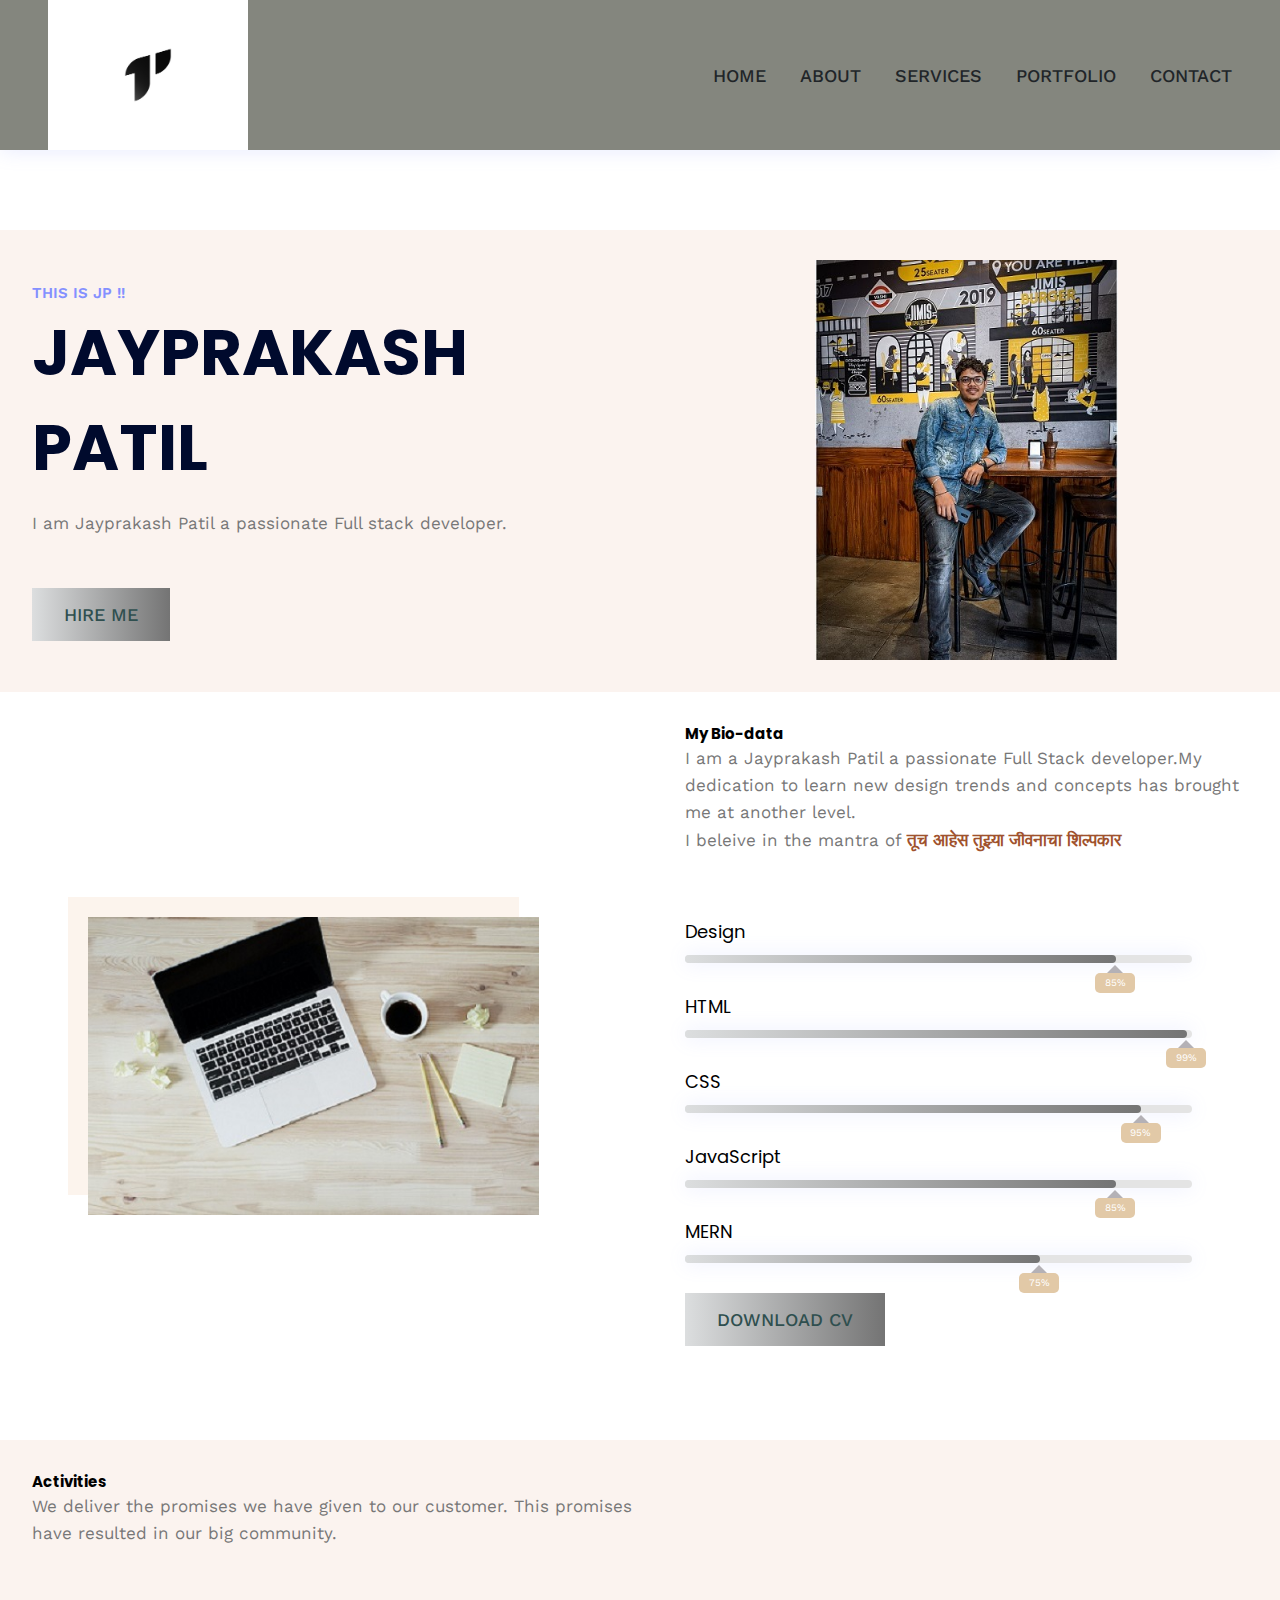
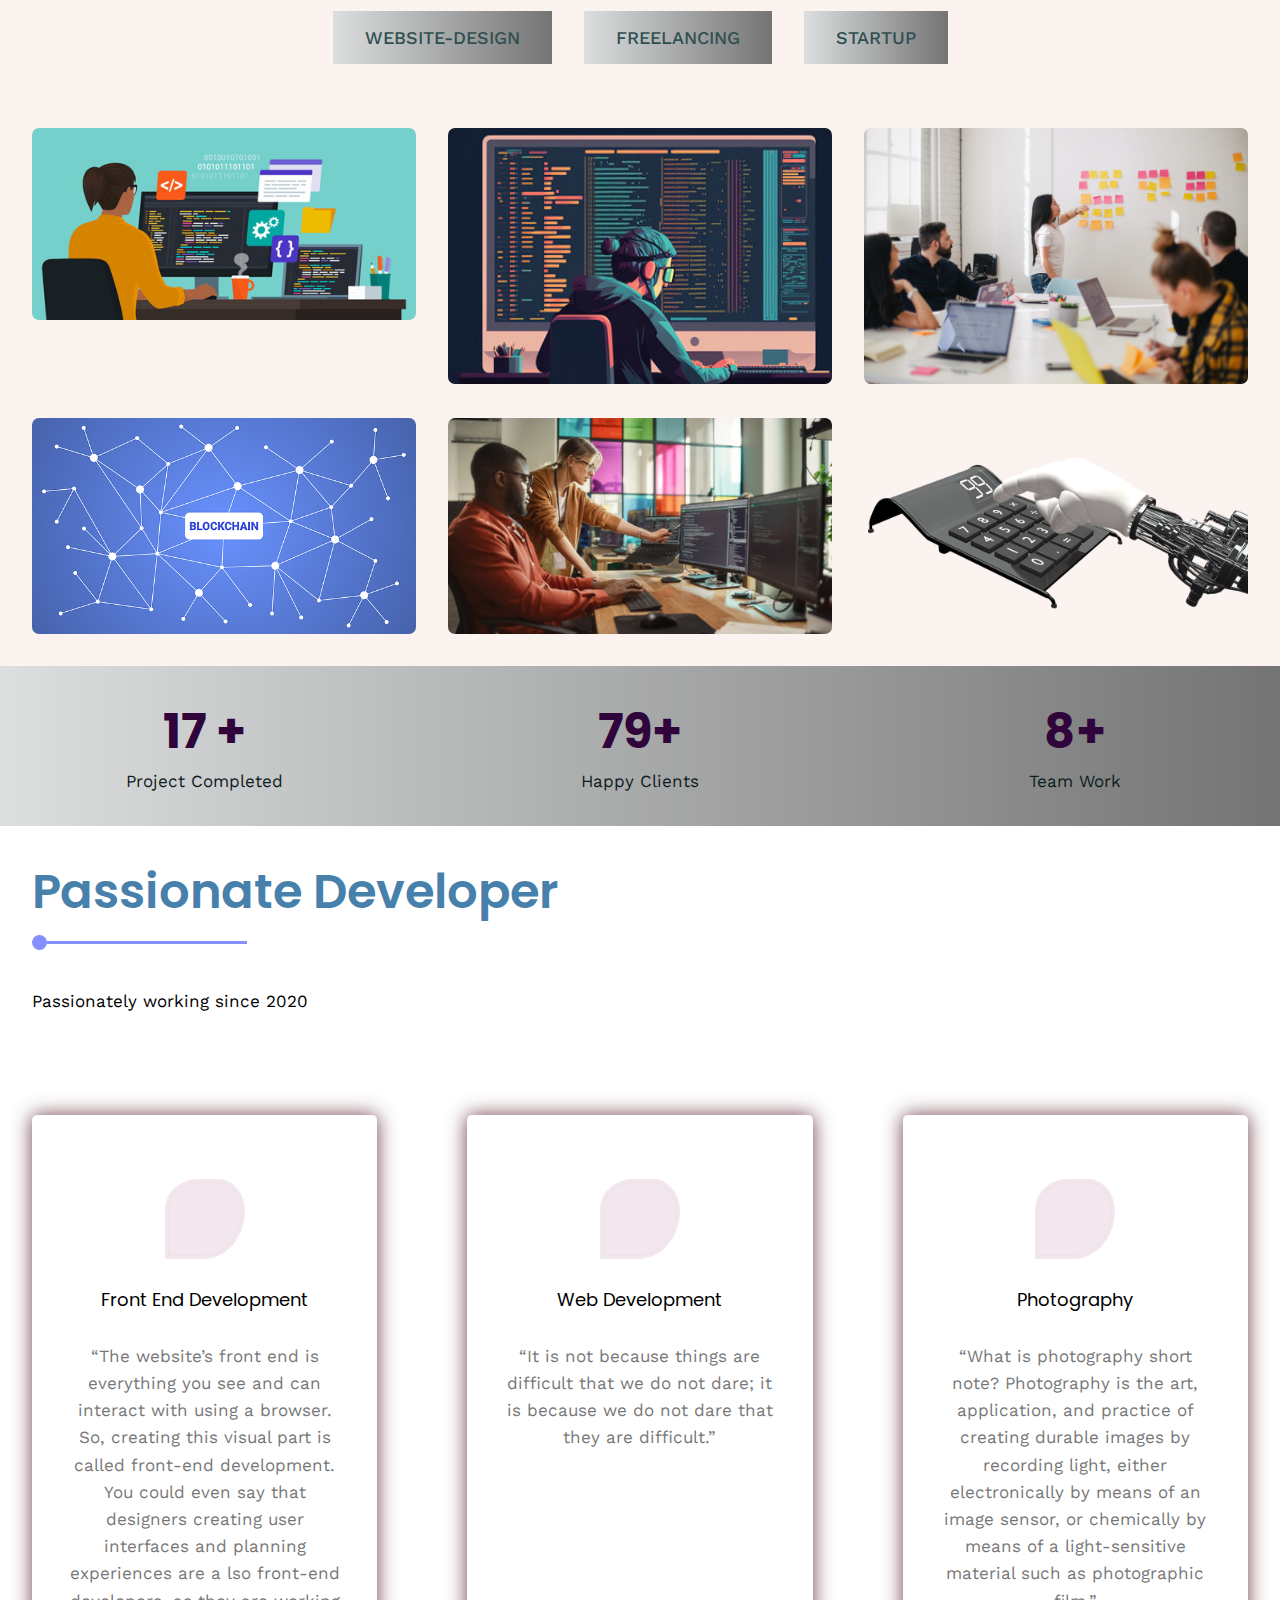
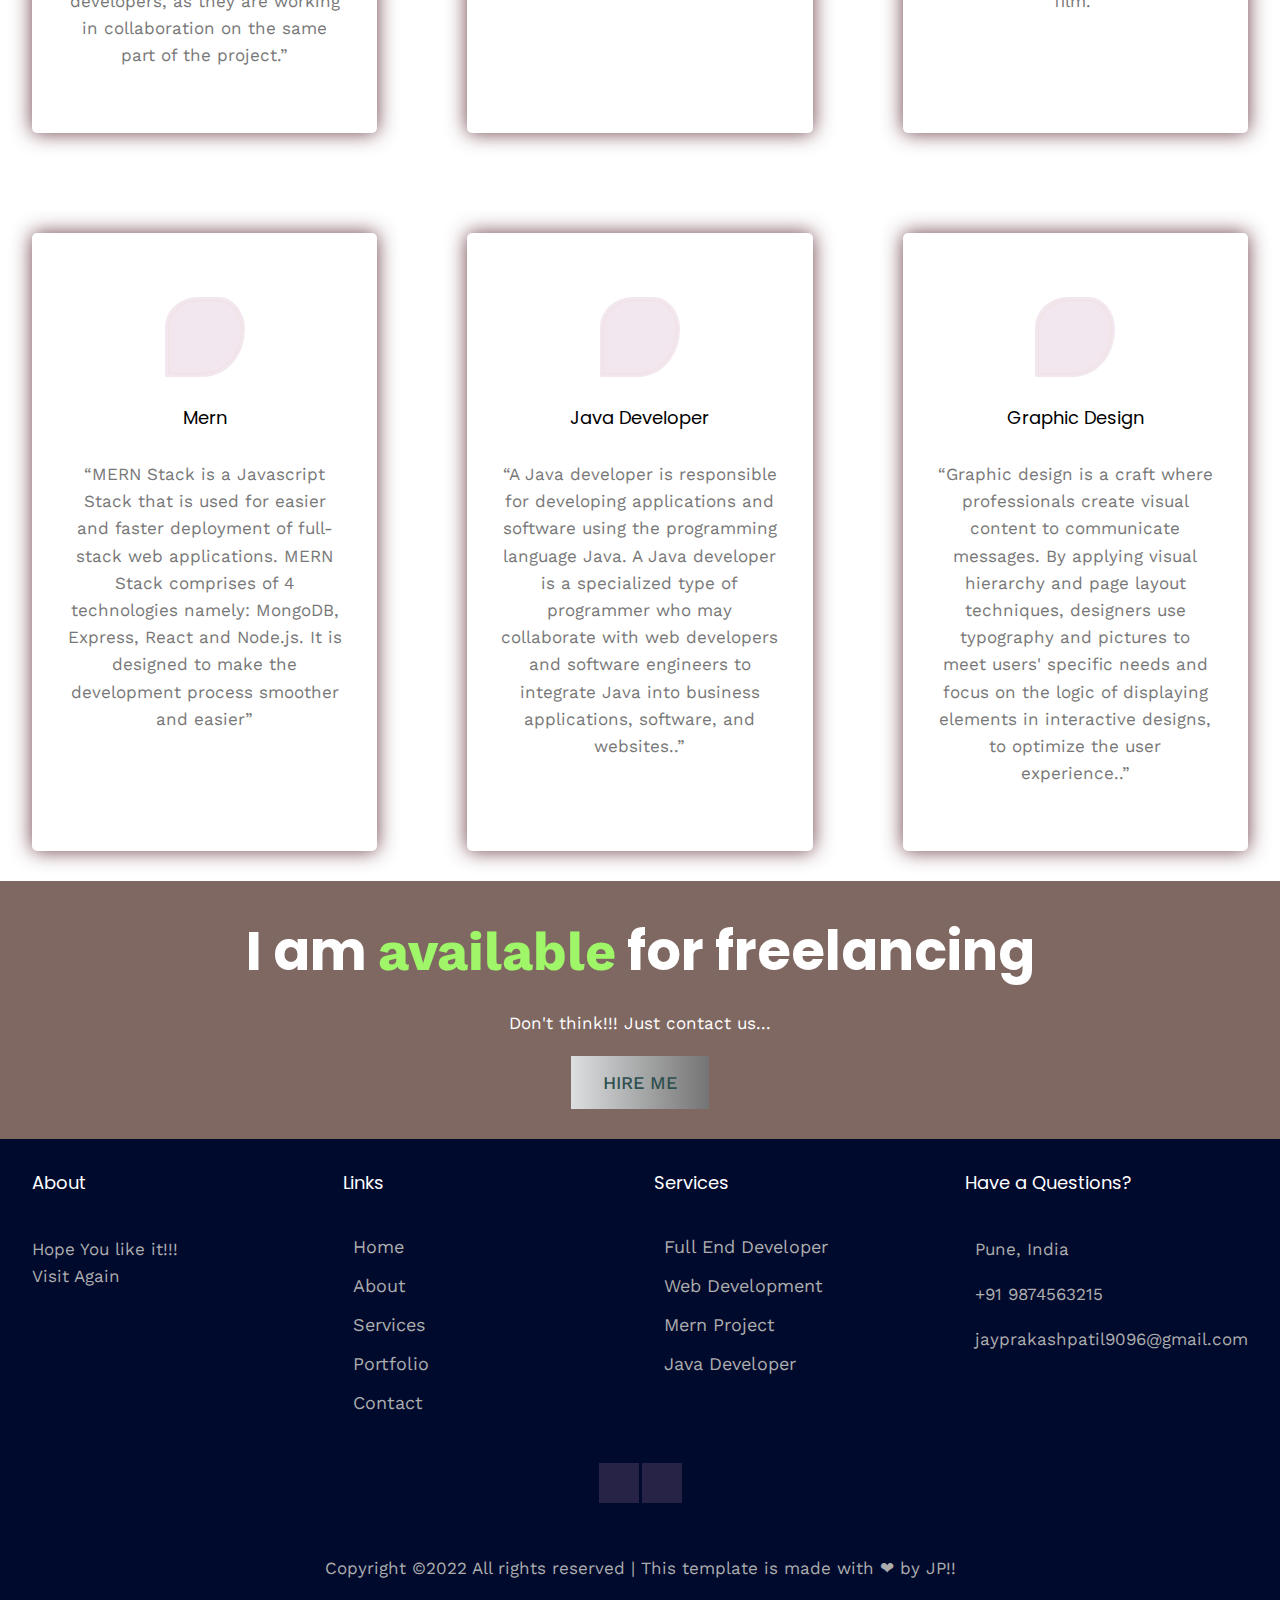
<file: Portfolio/index.html>
<!DOCTYPE html>
<html>
    <head>
        <title>My Portfolio</title>
        <meta charset="UTF-8"/>
        <link rel="stylesheet" href="style.css">
    </head>
    <body>
      <div class="sticky">
<header class="header">
    <img src="jp.jpg" alt=" main logo" class="logo" />

    <nav class="navbar">
      <ul class="navbar-lists">
        <li><a href="/home.html" class="navbar-link home-link">Home</a></li>
        <li>
          <a href="/about.html" class="navbar-link about-link">About</a>
        </li>
        <li>
          <a class="navbar-link service-link" href="/service.html"
            >Services</a
          >
        </li>
        <li>
          <a class="navbar-link portfolio-link" href="#portfolio"
            >Portfolio</a
          >
        </li>
        <li>
          <a class="navbar-link contact-link" href="/contact.html">Contact</a>
        </li>
      </ul>
    </nav>
    <div class="mobile-navbar-btn">
      <ion-icon name="menu-outline" class="mobile-nav-icon"></ion-icon>
      <ion-icon name="close-outline" class="mobile-nav-icon"></ion-icon>
    </div>
</header>
     

<main>
    <section class="section-jp section">
        <div class="container grid grid-two-column ">
          <div class="section-jp-data">
            <p class="me">This is JP !!</p>
            <h1 class="jp-heading">Jayprakash Patil</h1>
            <p class="jp-para">
                I am Jayprakash Patil a passionate Full stack developer.
            </p>
            <div  >
                <a href="#" class="btn hireme">Hire Me</a>
            </div>
          </div>
            <div class="section-hero-image">
              <picture>
                <source srcset="jp_new.jpg" type="image/jpg " />
                <source srcset="third.jpg" type="image/jpg" />
                <img
                  src="first.webp"
                  alt="this is JP"
                  class="hero-img"
                />
              </picture>
            </div>
        </div>

    </section>
</main>
</div>

<section class="section-biodata section">
  <div class="container grid grid-two-column">
    <div class="bio-img">
      <img src="bio data.jpg" alt="Bio image">
    </div>
    <div class="bio-data">
      <h2 class="bio-data-heading">My Bio-data</h2>
      <p>
        I am a Jayprakash Patil a passionate Full Stack developer.My dedication to learn new design
        trends and concepts has brought me at another level.<br>
        I beleive in the mantra of <span style="color:sienna"><strong>तूच आहेस तुझ्या जीवनाचा शिल्पकार</strong></span>
      </p>
    
    <div class="bio-data-stats">
      <div class="bio-stats">
        <h3>Design</h3>
        <div class="bio-progress-bar">
          <span>85%</span>
        </div>
       
      </div>

      <div class="bio-stats">
        <h3>HTML</h3>
        <div class="bio-progress-bar bio-progress-2">
          <span>99%</span>
        </div>
       
      </div>
      <div class="bio-stats">
        <h3>CSS</h3>
        <div class="bio-progress-bar bio-progress-3">
          <span>95%</span>
        </div>
      </div>
      <div class="bio-stats">
        <h3>JavaScript</h3>
        <div class="bio-progress-bar bio-progress-4">
          <span>85%</span>
        </div>
      </div>
      <div class="bio-stats">
        <h3>MERN</h3>
        <div class="bio-progress-bar bio-progress-5">
          <span>75%</span>
        </div>
      </div>
      <div class="bio-data-btn">
        <a href="#" class="btn">Download CV</a>
      </div>
    </div>
   </div>
  </div>
</section>

<section class="section section-portfolio"  id="portfolio-section">
  <div class="container">
    <h2 class="heading">Activities</h2>
    <p>
      We deliver the promises we have given to our customer.
       This promises have resulted in our big community.
    </p>
  </div>

  <div class="portfolio-btns">
    <div class=" btn portfolio-btn" data-btn-num="1">Website-Design</div>
    <div class=" btn portfolio-btn" data-btn-num="2">Freelancing</div>
    <div class=" btn portfolio-btn" data-btn-num="3">Startup</div>
  </div>

  <div class="container grid grid-three-column portfolio-images">
    <div class="img-overlay portfolio-btn--1">
      <img src="p4.jpg" alt="my works" />
      <div class="overlay">
        <a
          href=""
          target="_thapa"
          class="common-heading"
          >Project 1</a
        >
      </div>
    </div>

    <div class="img-overlay portfolio-btn--3">
      <img src="p5.jpg" alt="my works" />
      <div class="overlay">
        <a
          href=""
          target="_thapa"
          class="common-heading"
          >Project 2
        </a>
      </div>
    </div>

    <div class="img-overlay portfolio-btn--1">
      <img src="p1.jpg" alt="portfolio images " />
      <div class="overlay">
        <a href="" target="_blank" class="common-heading">Project 3</a>
      </div>
    </div>
    <div class="img-overlay portfolio-btn--1 p-btn--2">
      <img src="blockchain-3277336__340.webp" alt="portfolio images " />
      <div class="overlay">
        <a href="" target="_blank" class="common-heading">Project 4</a>
      </div>
    </div>
    <div class="img-overlay portfolio-btn--2">
      <img src="p3.jpg" alt="portfolio images " />
      <div class="overlay">
        <a href="" target="_blank" class="common-heading">Project 5</a>
      </div>
    </div>
    <div class="img-overlay portfolio-btn--1">
      <img src="p6.png" alt="portfolio images " />
      <div class="overlay">
        <a href="" target="_blank" class="common-heading">Project 6</a>
      </div>
    </div>
  </div>

</section>

<section class="section section-work-data">
  <div class="container grid grid-three-column">
    <div>
      <h2 class="counter-numbers" data-number="2000">17   +</h2>
      <p>project completed</p>
    </div>
    <div>
      <h2 class="counter-numbers" data-number="6000">79+</h2>
      <p>Happy Clients</p>
    </div>
    <div>
      <h2 class="counter-numbers" data-number="3000">8+</h2>
      <p>Team work</p>
    </div>
  </div>
</section>

<section class="section section-services">
  <div class="container">
    <h2 class="common-heading" style="color:#4781AB;">Passionate Developer</h2>
    <p style="color: black;">
      Passionately working since 2020
    </p>
  </div>

<div class="container grid grid-three-column">
  <div class="service-box">
    <ion-icon name="desktop-sharp" class="service-icon"></ion-icon>
    <h3>Front end development</h3>
    <p>
      “The website’s front end is everything you see and can interact
       with using a browser. So, creating this visual part is called front-end development. 
       You could even say that designers creating user interfaces and planning experiences are a
       lso front-end developers, as they are working in collaboration on the same part of the project.”
    </p>
  </div>

  <div class="service-box">
    <ion-icon name="logo-react" class="service-icon"></ion-icon>
    <h3>web development</h3>
    <p>
      “It is not because things are difficult that we do not dare; it is
      because we do not dare that they are difficult.”
    </p>
  </div>

  <div class="service-box">
    <!-- <ion-icon name="camera-sharp" class="service-icon"></ion-icon> -->
    <ion-icon name="camera-outline" class="service-icon"></ion-icon>
    <h3>photography</h3>
    <p>
      “What is photography short note?
      Photography is the art, application, and practice of creating durable
       images by recording light, either electronically by means of an image sensor, 
       or chemically by means of a light-sensitive material such as photographic film.”
    </p>
  </div>

  <div class="service-box">
    <ion-icon name="phone-portrait-sharp" class="service-icon"></ion-icon>
    <h3>mern</h3>
    <p>
      “MERN Stack is a Javascript Stack that is used for easier and faster deployment
       of full-stack web applications. MERN Stack comprises of 4 technologies
        namely: MongoDB, Express, React and Node.js. It is designed to make the development process smoother and easier”
    </p>
  </div>
  <div class="service-box">
    <ion-icon name="java-sharp" class="service-icon"></ion-icon>
    <h3>Java Developer</h3>
    <p>
      “A Java developer is responsible for developing applications and software using the programming language Java. 
      A Java developer is a specialized type of programmer who may collaborate with web developers and software engineers 
      to integrate Java into business applications, software, and websites..”
    </p>
  </div>


  <div class="service-box">
    <ion-icon name="images-sharp" class="service-icon"></ion-icon>
    <h3>graphic design</h3>
    <p>
      “Graphic design is a craft where professionals create visual content to communicate messages. By 
      applying visual hierarchy and page layout techniques, designers use typography and pictures to meet 
      users' specific needs and focus on the logic of displaying elements in interactive designs, to optimize the user experience..”
    </p>
  </div>
</div>
</section>

<section class="section section-freelancing">
  <div class="overlay"></div>
  <div class="container">
    <h2>I am <span>available</span> for freelancing</h2>
    <p>
      Don't think!!! Just contact us...
    </p>
    <a href="/contact.html" class="btn">HIRE ME</a>
  </div>
</section>

<footer class="section-footer section">
  <div class="container grid grid-four-column">
    <div class="f-about">
      <h3>About</h3>
      <p>
       Hope You like it!!!<br>Visit Again 
      </p>
    </div>
    <!-- end -->
    <div class="f-links">
      <h3>Links</h3>
      <ul>
        <li>
          <span><ion-icon name="arrow-forward-outline"></ion-icon></span
          ><a href="#">home</a>
        </li>
        <li>
          <span><ion-icon name="arrow-forward-outline"></ion-icon></span
          ><a href="#">about</a>
        </li>
        <li>
          <span><ion-icon name="arrow-forward-outline"></ion-icon></span
          ><a href="#">services</a>
        </li>
        <li>
          <span><ion-icon name="arrow-forward-outline"></ion-icon></span
          ><a href="#">portfolio</a>
        </li>

        <li>
          <span><ion-icon name="arrow-forward-outline"></ion-icon></span
          ><a href="#">contact</a>
        </li>
      </ul>
    </div>
    <!-- end  -->
    <div class="f-services">
      <h3>Services</h3>
      <ul>
        <li>
          <span><ion-icon name="arrow-forward-outline"></ion-icon></span
          ><a href="#">Full end developer</a>
        </li>
        <li>
          <span><ion-icon name="arrow-forward-outline"></ion-icon></span
          ><a href="#">web development</a>
        </li>
        <li>
          <span><ion-icon name="arrow-forward-outline"></ion-icon></span
          ><a href="#">Mern Project</a>
        </li>

        <li>
          <span><ion-icon name="arrow-forward-outline"></ion-icon></span
          ><a href="#">Java developer</a>
        </li>
       
      </ul>
    </div>
    <!-- end  -->
    <div class="f-address">
      <h3>Have a Questions?</h3>
      <address>
        <div>
          <p>
            <span><ion-icon name="location-outline"></ion-icon></span>
            Pune, India
          </p>
        </div>

        <div>
          <p>
            <span><ion-icon name="call-outline"></ion-icon></span>
            <a href="tel:+919876543211"> +91 9874563215 </a>
          </p>
        </div>

        <div>
          <p>
            <span><ion-icon name="mail-outline"></ion-icon></span>
            <a href="mailto:info@jayprakashpatil9096@gmail.com">
              jayprakashpatil9096@gmail.com
            </a>
          </p>
        </div>
      </address>
    </div>
  </div>

  <div class="container">
    <div class="f-social-icons">
      <a href="https://www.instagram.com/" target="_blank">
        <ion-icon class="icons" name="logo-instagram"></ion-icon>
      </a>

      
      <a href="https://www.youtube.com/" target="_blank">
        <ion-icon class="icons" name="logo-youtube"></ion-icon>
      </a>
    </div>

    <div class="f-credits">
      <p>
        Copyright ©2022 All rights reserved | This template is made with ❤
        by JP!!
      </p>
    </div>
  </div>
</footer>
    </body>
</html>
</file>
<file: Portfolio/style.css>
@import url("https://fonts.googleapis.com/css2?family=Poppins:wght@500;600;700;800&family=Work+Sans:wght@400;500&display=swap");

* {
  margin: 0;
  padding: 0;
  box-sizing: border-box;
  font-family: "Work Sans", sans-serif;
}

:root {
  --heading: rgb(0 10 45);
  --para: #777;
  --para-tint: #e4e4e4;
  --white: #fff;
  --black: #212529;
  --helper: #8490ff;
  --overlay: #3e64ff;
  --helper-tint: #f3f4ff;
  --bg: rgba(242, 213, 199,0.28);
  --jp_bg: #84867E;
  --icons-bg: rgba(190, 134, 170, 0.2);
  --gradient: linear-gradient(0deg, rgb(132 144 255) 0%, rgb(98 189 252) 100%);
  --gradientSupport: -webkit-linear-gradient(
    0deg,
    rgb(220, 222, 223) 0%,
    rgb(116, 116, 116) 100%
  );
  --shadow: 0px 0px 20px 0px rgb(132 144 255 / 20%);
  --shadowSupport: 0px 20px 20px 0px rgb(132 144 255 / 30%);
}
/* 8EA8CA */
html {
  font-size: 62.5%;
  /* scroll-behavior: smooth; */
  /* 1rem = 10px */
  overflow-x: hidden;
}

body {
  overflow-x: hidden;
}

h1,
h2,
h3,
h4 {
  font-family: "Poppins", sans-serif;
}

h1 {
  color: var(--heading);
  font-size: 6rem;
  font-weight: 600;
}

h3 {
  font-size: 1.8rem;
  font-weight: 400;
}

p {
  color: var(--para);
  line-height: 1.6;
  font-size: 1.7rem;
}

a {
  text-decoration: none;
}

li {
  list-style: none;
}

/* header section */

.header {
  position: sticky;
  padding: 0 4.8rem;
  height: 12rems;
  background-color: var(--jp_bg);
  /* background: red; */
  /* background-image: url(pexels-steve-johnson-1269968.jpg); */
  display: flex;
  justify-content: space-between;
  align-items: center;
  box-shadow: var(--shadow);
}

.header .logo {
  height: 15rem;

}

.navbar-lists {
  display: flex;
  gap: 10rem;
  font-size: 1.672rem;
  
}

.navbar-link:link,
.navbar-link:visited {
  display: inline-block;
  text-decoration: none;
  font-size: 1.8rem;
  font-weight: 500;
  text-transform: uppercase;
  color: var(--black);
  transition: color 0.3s linear;
}

.navbar-link:hover,
.navbar-link:active {
  color: var(--helper);
}

.mobile-navbar-btn {
  display: none;
  background-color: transparent;
  cursor: pointer;
  border: none;
}

.mobile-nav-icon[name="close-outline"] {
  display: none;
}

/* ?sticky navbar  */
/* .sticky .header {
  position: sticky;
  top: 0;
  left: 0;
  width: 100%;
  z-index: 9999;
  background-color: rgba(255, 255, 255, 1);
  padding-top: 0;
  padding-bottom: 0;
  box-shadow: var(--shadow);
} */

.sticky .section-jp {
  margin-top: 8rem;
}


.section{
  padding: 3rem 0;

}
.container {
  max-width: 140rem;
  margin: 0 auto;
}

.grid {
  display: grid;
  gap: 9rem;
}

.grid-two-column {
  grid-template-columns: repeat(2, 1fr);
 
}

.grid-three-column {
  grid-template-columns: repeat(3, 1fr);
 
}

.grid-four-column {
  grid-template-columns: repeat(4, 1fr);
 
}

.btn {
  background: var(--gradientSupport);
  padding: 1.6rem 3.2rem;
  border: none;
  color:darkslategray;
  display: inline-block;
  text-transform: uppercase;
  font-size: 1.8rem;
  font: bolder;
  
  font-weight: 500;
  cursor: pointer;
  transition: all 0.3s ease;
  -webkit-transition: all 0.3s ease 0s;
  -moz-transition: all 0.3s ease 0s;
  -o-transition: all 0.3s ease 0s;
}




.btn:hover,
.btn:active {
  /* box-shadow: 0 2rem 2rem 0 rgb(132 144 255 / 30%); */
  box-shadow: var(--shadowSupport);
}

.common-heading {
  font-size: 4.8rem;
  font-weight: 600;
  margin-bottom: 6rem;
  text-transform: capitalize;
  position: relative;
}


.common-heading::before {
  content: "";
  position: absolute;
  top: 110%;
  left: 0;
  width: 1.5rem;
  height: 1.5rem;
  background: var(--helper);
  border-radius: 50%;
}

.common-heading::after {
  content: "";
  position: absolute;
  top: 118%;
  left: 1.5rem;
  min-width: 20rem;

  height: 0.3rem;
  background: var(--helper);
}

/* ===========================================
hero Section Start
======================================= */

.section-jp {
  background-color: var(--bg);
}

.section-jp-data {
  display: flex;
  flex-direction: column;
  justify-content: center;
  /* align-items: flex-start; */
} 

.me {
  text-transform: uppercase;
  font-weight: 600;
  font-size: 1.5rem;
  color: var(--helper);
}

.jp-heading {
  text-transform: uppercase;
  font-weight: 700;
  font-size: 6.4rem;
}

.jp-para {
  margin-top: 1.5rem;
  margin-bottom: 5rem;
  max-width: 60rem;
}

.section-hero-image {
  display: flex;
  justify-content: center;
  align-items: center;
}

picture {
  text-align: center;
}

.hero-img {
  max-width: 80%;
}

/* ===========================================
BIO Section Start
======================================= */

.bio-img {
  display: flex;
  justify-content: center;
  align-items: center;
}

.bio-img img {
  width: 80%;
  box-shadow: -2rem -2rem 0 0 #FCF4ED;
  display: inline-block;
}

.bio-data-stats {
  display: flex;
  padding: 6.4rem 0;
  flex-direction: column;
  gap: 3rem;
}

.bio-stats h3 {
  margin-bottom: 1rem;
}

.bio-progress-bar {
  width: 90%;
  height: 0.8rem;
  background-color: var(--para-tint);
  border-radius: 10rem;
  box-shadow: var(--shadow);
  position: relative;
}

.bio-progress-bar::before {
  content: "";
  position: absolute;
  top: 0;
  left: 0;
  width: 85%;
  height: inherit;
  background: var(--gradientSupport);
  border-radius: 10rem;
}

.bio-progress-2::before {
  width: 99%;
}

.bio-progress-3::before {
  width: 90%;
}

.bio-progress-4::before {
  width: 85%;
}

.bio-progress-5::before {
  width: 70%;
}

.bio-progress-bar span {
  position: absolute;
  top: 1.8rem;
  width: 4rem;
  height: 2rem;
  background: #E2C9A7;
  color: var(--white);
  display: flex;
  justify-content: center;
  align-items: center;
  border:none;
  outline: 0;
  border-radius: 0.5rem;
}

.bio-progress-bar span {
  left: 81%;
}

.bio-progress-2 span {
  left: 95%;
}

.bio-progress-3 span {
  left: 86%;
}

.bio-progress-4 span {
  left: 81%;
}

.bio-progress-5 span {
  left: 66%;
}

/* to create a caret  */
.bio-progress-bar span::after {
  content: "";
  position: absolute;
  width: 0;
  height: 0;
  border: 0.8rem solid var(--helper);
  border-color:transparent;
  border-bottom-color:#B4B1B6;
  top: -1.6rem;
}

/* Portfolio section */
.section-portfolio {
  background: var(--bg);
  transition: all 0.7s linear;
}

.section-portfolio p {
  max-width: 60rem;
}

.portfolio-btns {
  display: flex;
  justify-content: center;
  align-items: center;
  gap: 3.2rem;
  margin-top: 6.3rem;
  margin: 6.4rem 0;
}

.portfolio-images {
  gap: 3.2rem;
  /* margin-top: 6.4rem; */
}

.portfolio-images img {
  width: 100%;
  border-radius: 7px;
  position: relative;
  overflow: hidden;
}

.img-overlay {
  position: relative;
  overflow: hidden;
}

.img-overlay .overlay {
  position: absolute;
  top: 0;
  left: 0;
  width: 100%;
  height: 100%;
  background: grey;
  opacity: 0;
  display: flex;
  justify-content: center;
  align-items: center;
  transform: translateY(100%);
  transition: all 0.3s linear;
  border-radius: 7px;
}

.img-overlay:hover > .overlay {
  transform: translateY(0);
  opacity: 0.7;
  cursor: pointer;
}

.img-overlay .heading {
  margin: 0;
  color: var(--white) ;
  text-decoration: none;
}

.p-btn-active {
  transform: translateY(-1rem);
}

.p-image-not-acitve {
  display: none;
}


/* work data */
.section-work-data {
  background: var(--gradientSupport);
  text-align: center;
  transition: all 0.7s linear;
  color: #30053B;
}

.counter-numbers {
  font-size: 4.8rem;
}

.section-work-data p {
  color: hwb(180 5% 89%);
  text-transform: capitalize;
}

/* services */
 .section-services {
  transition: all 0.7s linear;
}

.section-services p {
  max-width: 60rem;
}

.section-services .grid {
  margin-top: 10rem;  
  row-gap: 10rem;
}

.service-box {
  text-align: center;
  box-shadow:  0px 0px 20px 0px rgba(92, 42, 51, 0.9);
  border-radius: 5px;
  padding: 6.4rem 3.4rem;
  transition: all 0.2s linear;
}

.service-box:hover,
.service-box:active {
  transform: translateY(-3rem);
}


.service-icon {
  width: 8rem;
  height: 8rem;
  background-color: var(--icons-bg);
  display: inline-block;
  border-radius: 56% 44% 70% 2% / 50% 54% 80% 2%;
  padding: 1.4rem 1.8rem;
  position: relative;
  color: var(--heading);
  animation: water-wave 3s linear infinite;
}

.service-icon::after {
  content: "";
  position: absolute;
  top: 50%;
  left: 50%;
  transform: translate(-50%, -50%);
  width: 90%;
  height: 90%;
  border-radius: 56% 44% 70% 2% / 50% 54% 80% 2%;
  background: transparent;
  border: 1px solid var(--bg);
  animation: water-wave 5s linear infinite;
}

@keyframes water-wave {
  0% {
    border-radius: 56% 44% 70% 2% / 50% 54% 80% 2%;
  }
  50% {
    border-radius: 3% 97% 15% 85% / 72% 0% 100% 28%;
  }
  100% {
    border-radius: 56% 44% 70% 2% / 50% 54% 80% 2%; 
  }
}

.service-box h3{
  margin-top: 2.5rem;
  margin-bottom: 3rem;
  text-transform: capitalize;
}

.section-freelancing {
  /* background-image: url("freelancing.png"); */
  background-repeat: no-repeat;
  background-size: 100%;
  background-attachment: fixed;
  position: relative;
  transition: all 0.7s linear;
  text-align: center;
}

.section-freelancing .overlay {
  position: absolute;
  top: 0;
  left: 0;
  width: 100%;
  height: 100%;
  background-color: #49281E;
  opacity: 0.7;
}

.section-freelancing .container {
  position: relative;
}

.section-freelancing h2 {
  font-size: 5.4rem;
}

.section-freelancing span {
  color: #a0f669;
}

.section-freelancing h2,
.section-freelancing p {
  color: var(--white);
  margin-bottom: 1.8rem;
}

.section-contact-main {
  max-width: 70rem;
  margin: 0 auto;
  margin-top: 9rem;
  transition: all 0.3s linear;
}

.section-contact-main .grid {
  gap: 3.2rem;
}

.section-contact-main form {
  display: flex;
  flex-direction: column;
  gap: 3.2rem;
}

.section-contact-main input,
.section-contact-main textarea {
  padding: 1.5rem 2rem;
  border: 0.1rem solid #c9c9c9;
  border-radius: 5px;
  font-size: 1.6rem;
  font-family: "work sans";
  width: 100%;
}

.section-contact-main input[type="submit"] {
  max-width: 30%;
  border: none;
}

/* ===========================================
Footer Section Start
======================================= */

.section-footer {
  background: var(--heading);
  transition: all 0.7s linear;
}

.section-footer h3 {
  color: var(--white);
  margin-bottom: 4rem;
}

.f-about p {
  color: #adadad;
}

.f-links ul,
.f-services ul,
.f-address address {
  display: flex;
  flex-direction: column;
  gap: 1.8rem;
  justify-content: center;
}

.f-links li,
.f-links a,
.f-services li,
.f-services a {
  font-size: 1.8rem;
  color: #adadad;
  text-transform: capitalize;
}

.f-links span,
.f-services span,
.f-address span {
  margin-right: 1rem;
}

.f-address p,
.f-address p a {
  font-style: normal;
  color: #adadad;
}

.f-social-icons {
  margin: 5rem 0;
  text-align: center;
  color: #adadad;
}

.f-social-icons .icons {
  width: 4rem;
  height: 4rem;
  background-color: var(--icons-bg);
  display: inline-block;
  padding: 1.4rem 1.8rem;
  position: relative;
  color: var(--white);
  animation: water-wave 3s linear infinite;
  cursor: pointer;
}

.f-credits p {
  text-align: center;
  color: #adadad;
}

.footer a:hover,
.footer a:active {
  color: var(--white);
}

/* ===========================================
Scroll Section Start
======================================= */

.scrollTop-style {
  position: fixed;
  right: 2%;
  bottom: 5%;
  z-index: 1;
}

.scroll-top {
  width: 4rem;
  height: 4rem;
  background: var(--helper);
  display: inline-block;
  padding: 1.4rem 1.8rem;
  position: relative;
  color: var(--white);
  animation: water-wave 3s linear infinite;
  cursor: pointer;
}

/* ===========================================
/* media queries  
======================================= */
/* px  */
/* rem  */
/* em  */
/* 1500px */
@media (max-width: 95em) {
  .container {
    max-width: 130rem;
    padding: 0 3.2rem;
  }

  .navbar-lists {
    gap: 3.4rem;
  }
}
</file>
